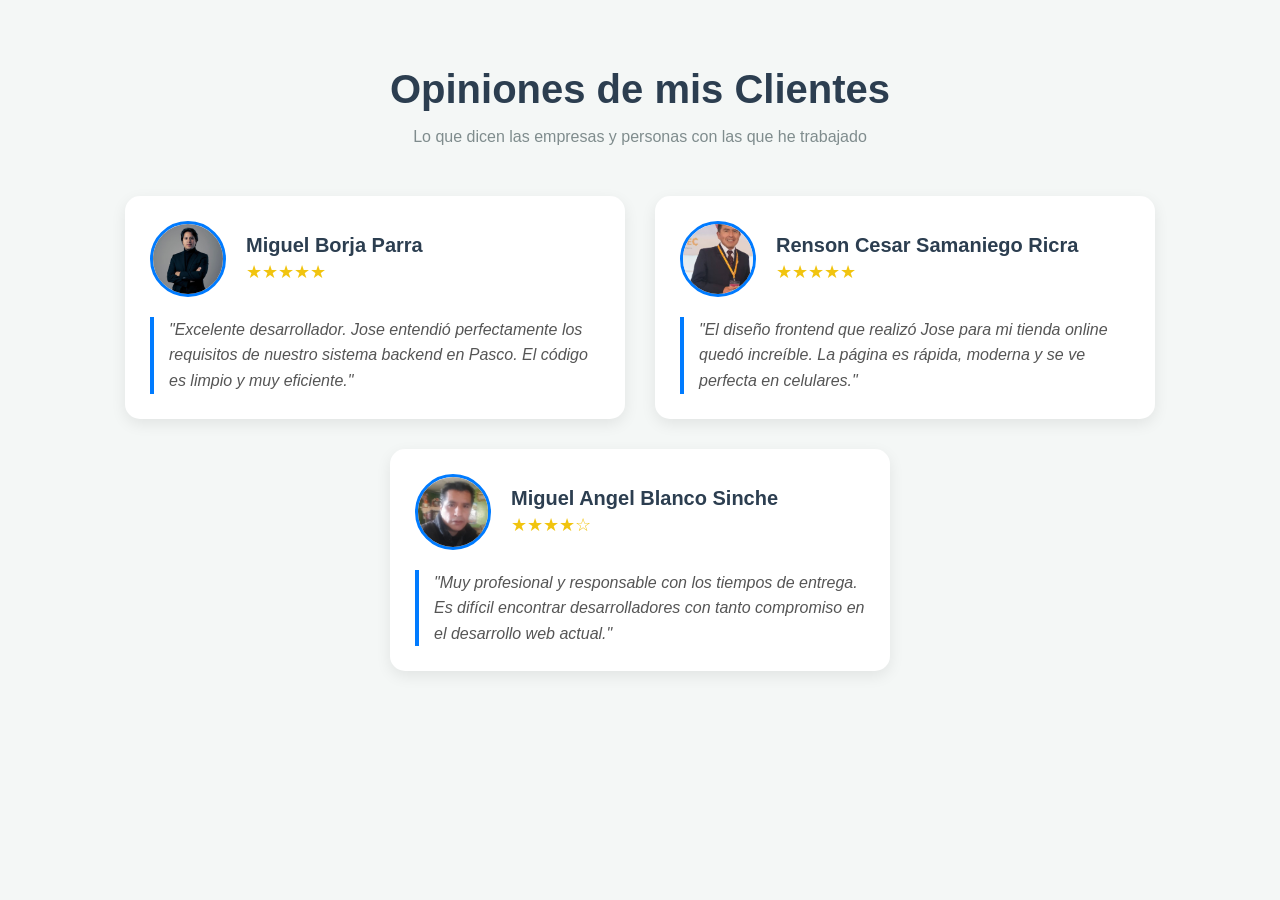
<file: Clientes.html>
<!DOCTYPE html>
<html lang="es">
<head>
    <meta charset="UTF-8">
    <meta name="viewport" content="width=device-width, initial-scale=1.0">
    <title>Mis Clientes - Jose Carhuachin</title>
    <link rel="stylesheet" href="css/styles_Clientes.css">
</head>
<body>

    <header>
        <h1>Opiniones de mis Clientes</h1>
        <p>Lo que dicen las empresas y personas con las que he trabajado</p>
    </header>

    <section class="contenedor-clientes">
        
        <div class="tarjeta-cliente">
            <div class="encabezado-cliente">
                <img src="img/cliente1.jpg" alt="Foto de Cliente" class="foto-cliente">
                <div class="info-cliente">
                    <h3>Miguel Borja Parra</h3>
                    <div class="estrellas">★★★★★</div>
                </div>
            </div>
            <p class="testimonio">
                "Excelente desarrollador. Jose entendió perfectamente los requisitos de nuestro sistema backend en Pasco. El código es limpio y muy eficiente."
            </p>
        </div>

        <div class="tarjeta-cliente">
            <div class="encabezado-cliente">
                <img src="img/cliente2.jpg" alt="Foto de Cliente" class="foto-cliente">
                <div class="info-cliente">
                    <h3>Renson Cesar Samaniego Ricra</h3>
                    <div class="estrellas">★★★★★</div>
                </div>
            </div>
            <p class="testimonio">
                "El diseño frontend que realizó Jose para mi tienda online quedó increíble. La página es rápida, moderna y se ve perfecta en celulares."
            </p>
        </div>

        <div class="tarjeta-cliente">
            <div class="encabezado-cliente">
                <img src="img/cliente3.jpg" alt="Foto de Cliente" class="foto-cliente">
                <div class="info-cliente">
                    <h3>Miguel Angel Blanco Sinche</h3>
                    <div class="estrellas">★★★★☆</div>
                </div>
            </div>
            <p class="testimonio">
                "Muy profesional y responsable con los tiempos de entrega. Es difícil encontrar desarrolladores con tanto compromiso en el desarrollo web actual."
            </p>
        </div>

    </section>

</body>
</html>
</file>
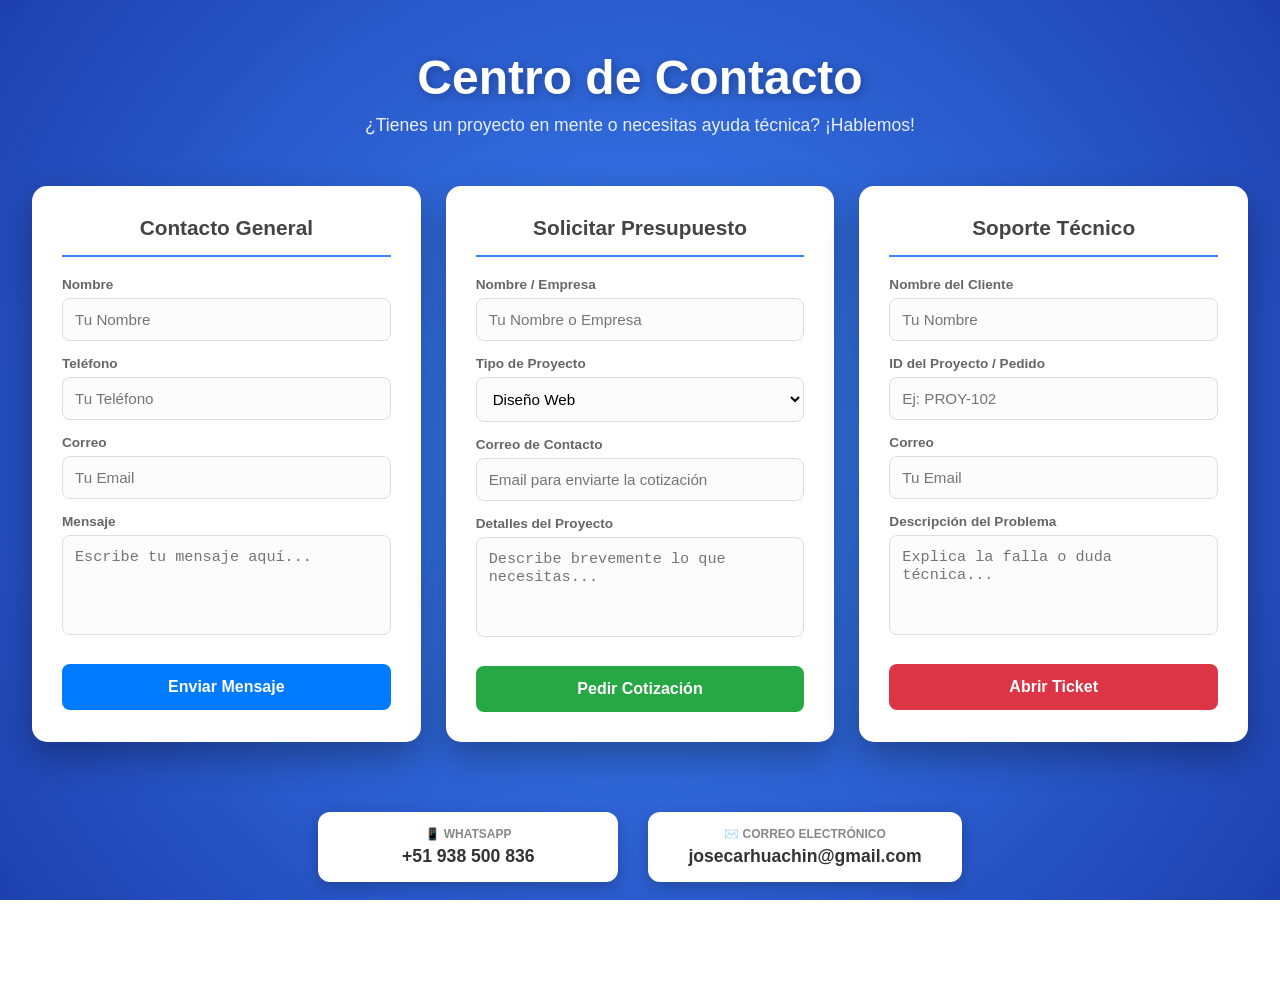
<file: Contacto.html>
<!DOCTYPE html>
<html lang="es">
<head>
    <meta charset="UTF-8">
    <meta name="viewport" content="width=device-width, initial-scale=1.0">
    <title>Centro de Contacto - Jose Carhuachin</title>
    <link rel="stylesheet" href="css/styles_Contacto.css">
</head>
<body>

    <header class="encabezado">
        <h1>Centro de Contacto</h1>
        <p>¿Tienes un proyecto en mente o necesitas ayuda técnica? ¡Hablemos!</p>
    </header>

    <main class="contenedor-principal">
        
        <div class="formulario-card">
            <h3>Contacto General</h3>
            <form action="guardar.php" method="POST">
                <div class="grupo">
                    <label>Nombre</label>
                    <input type="text" name="nombre" placeholder="Tu Nombre" required>
                </div>
                <div class="grupo">
                    <label>Teléfono</label>
                    <input type="tel" name="telefono" placeholder="Tu Teléfono">
                </div>
                <div class="grupo">
                    <label>Correo</label>
                    <input type="email" name="correo" placeholder="Tu Email" required>
                </div>
                <div class="grupo">
                    <label>Mensaje</label>
                    <textarea name="mensaje" placeholder="Escribe tu mensaje aquí..."></textarea>
                </div>
                <button type="submit" class="btn-azul">Enviar Mensaje</button>
            </form>
        </div>

        <div class="formulario-card">
            <h3>Solicitar Presupuesto</h3>
            <form action="guardar.php" method="POST">
                <div class="grupo">
                    <label>Nombre / Empresa</label>
                    <input type="text" name="nombre" placeholder="Tu Nombre o Empresa" required>
                </div>
                <div class="grupo">
                    <label>Tipo de Proyecto</label>
                    <select name="tipo_proyecto">
                        <option value="Diseño Web">Diseño Web</option>
                        <option value="E-commerce">E-commerce</option>
                        <option value="App Móvil">App Móvil</option>
                    </select>
                </div>
                <div class="grupo">
                    <label>Correo de Contacto</label>
                    <input type="email" name="correo" placeholder="Email para enviarte la cotización" required>
                </div>
                <div class="grupo">
                    <label>Detalles del Proyecto</label>
                    <textarea name="mensaje" placeholder="Describe brevemente lo que necesitas..."></textarea>
                </div>
                <button type="submit" class="btn-verde">Pedir Cotización</button>
            </form>
        </div>

        <div class="formulario-card">
            <h3>Soporte Técnico</h3>
            <form action="guardar.php" method="POST">
                <div class="grupo">
                    <label>Nombre del Cliente</label>
                    <input type="text" name="nombre" placeholder="Tu Nombre" required>
                </div>
                <div class="grupo">
                    <label>ID del Proyecto / Pedido</label>
                    <input type="text" name="id_soporte" placeholder="Ej: PROY-102" required>
                </div>
                <div class="grupo">
                    <label>Correo</label>
                    <input type="email" name="correo" placeholder="Tu Email" required>
                </div>
                <div class="grupo">
                    <label>Descripción del Problema</label>
                    <textarea name="mensaje" placeholder="Explica la falla o duda técnica..."></textarea>
                </div>
                <button type="submit" class="btn-rojo">Abrir Ticket</button>
            </form>
        </div>
    </main>

    <footer class="vinculos-abajo">
        
        <a href="https://wa.me/51938500836?text=Hola%20Jose,%20vengo%20de%20tu%20web" target="_blank" class="link-item-btn">
            <div class="link-item">
                <span>📱 WhatsApp</span>
                <p>+51 938 500 836</p>
            </div>
        </a>

        <a href="mailto:josecarhuachin@gmail.com?subject=Consulta%20Web" class="link-item-btn">
            <div class="link-item">
                <span>✉️ Correo electrónico</span>
                <p>josecarhuachin@gmail.com</p>
            </div>
        </a>

    </footer>

    <div style="text-align: center; padding-bottom: 40px;">
        <a href="index.html" style="color: white; font-weight: bold; text-decoration: none;">← Volver al Inicio</a>
    </div>

    <script src="js/script.js"></script>
</body>
</html>
</file>
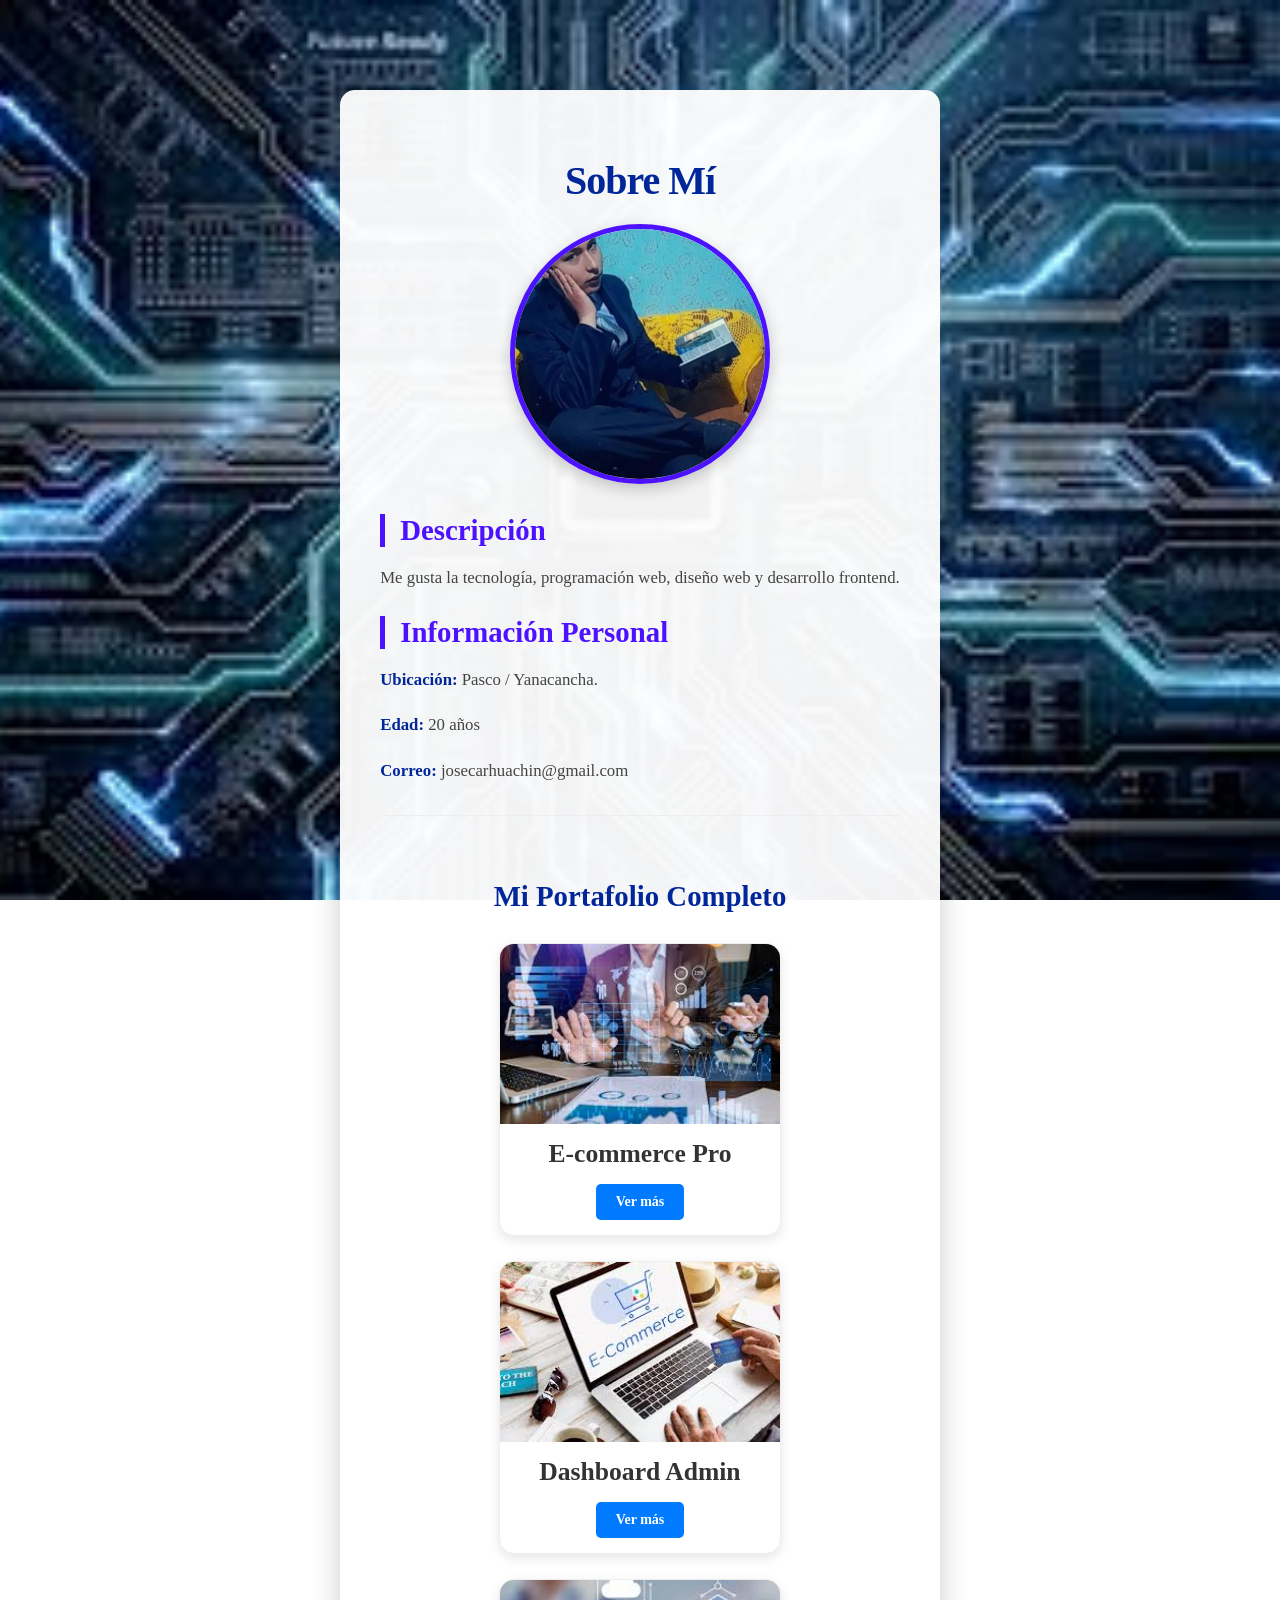
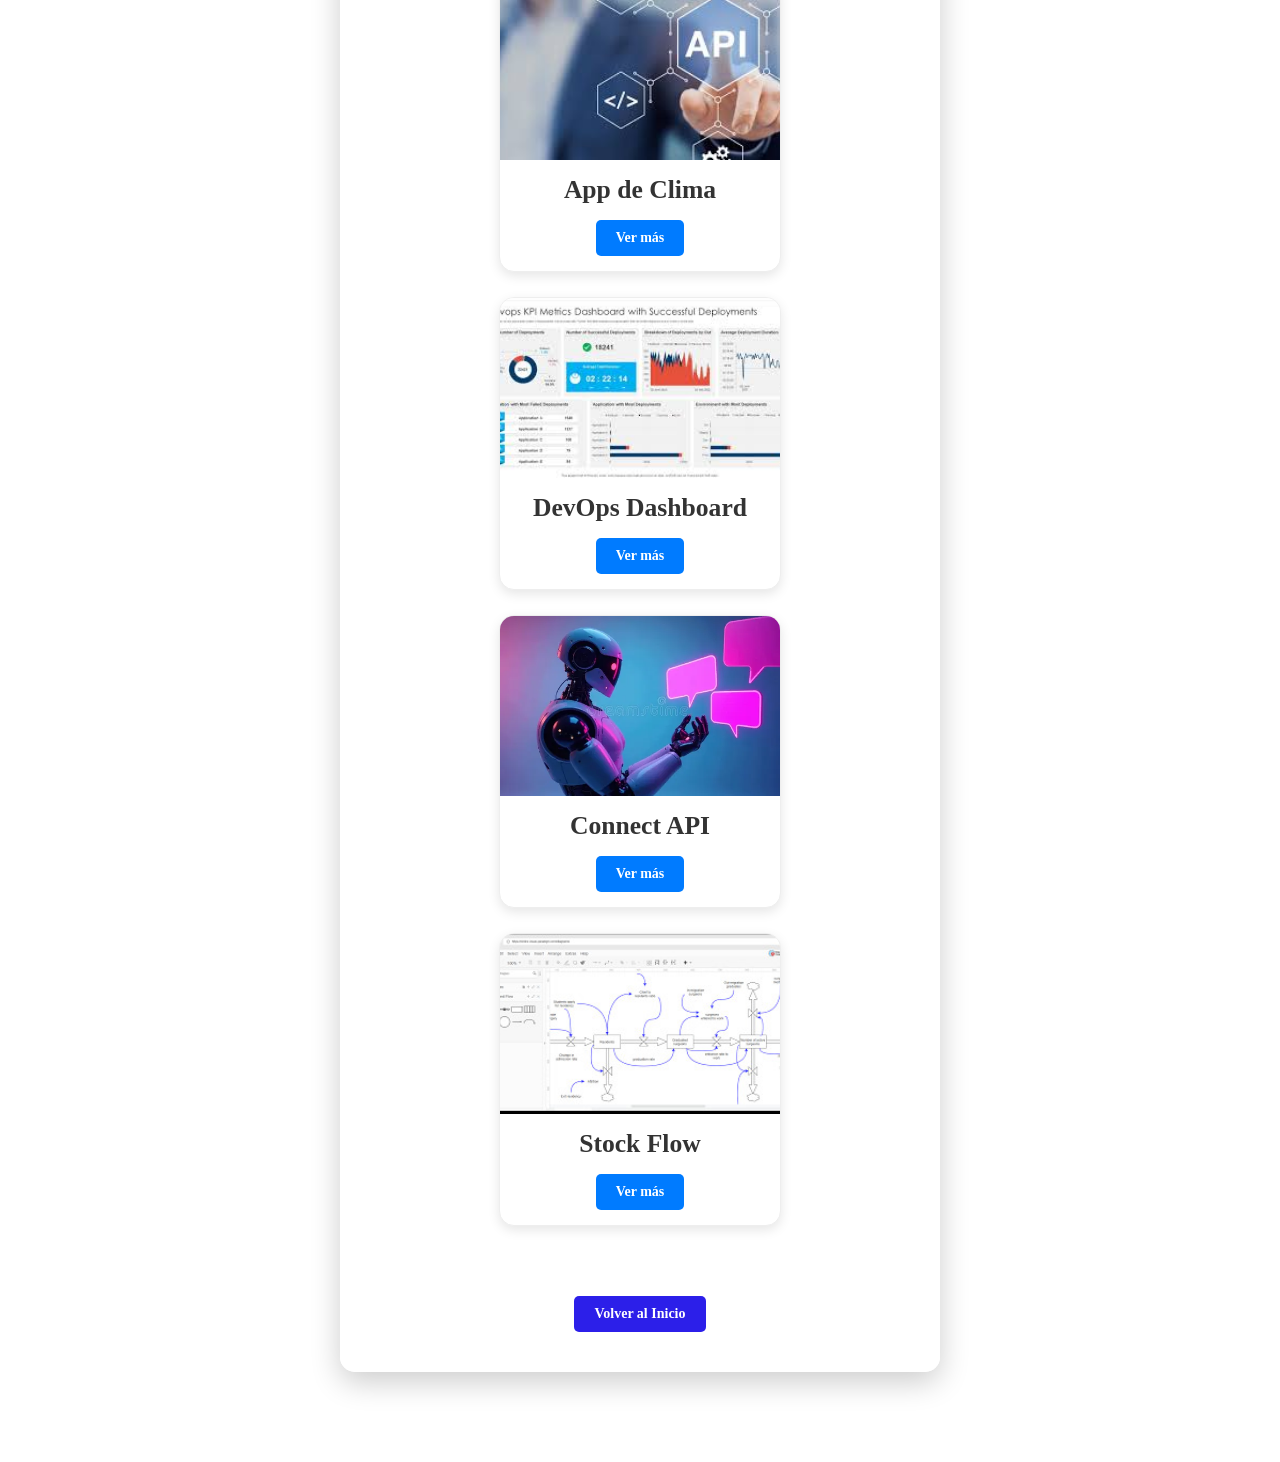
<file: Sobre_mi.html>
<!DOCTYPE html>
<html lang="es">
<head>
    <meta charset="UTF-8">
    <meta name="viewport" content="width=device-width, initial-scale=1.0">
    <title>Sobre Mí - Jose Gabriel Carhuachin</title>
    <link rel="stylesheet" href="css/style_Sobre_mi.css">
</head>
<body>

    <div class="main-container">
        <div class="white-card">
            <h1>Sobre Mí</h1>
            <img src="img/perfil.jpg" alt="Jose Gabriel" class="foto-perfil">

            <h2>Descripción</h2>
            <p>Me gusta la tecnología, programación web, diseño web y desarrollo frontend.</p>

            <h2>Información Personal</h2>
            <div class="datos-personales">
                <p><strong>Ubicación:</strong> Pasco / Yanacancha.</p>
                <p><strong>Edad:</strong> 20 años</p>
                <p><strong>Correo:</strong> josecarhuachin@gmail.com</p>
            </div>

            <section class="proyectos">
                <h2>Mi Portafolio Completo</h2>
                <div class="galeria">
                    
                    <div class="tarjeta">
                        <img src="img/por1.jpg" alt="E-commerce Pro">
                        <div class="info">
                            <h3>E-commerce Pro</h3>
                            <a href="#" class="boton">Ver más</a>
                        </div>
                    </div>

                    <div class="tarjeta">
                        <img src="img/por2.jpg" alt="Dashboard Admin">
                        <div class="info">
                            <h3>Dashboard Admin</h3>
                            <a href="#" class="boton">Ver más</a>
                        </div>
                    </div>

                    <div class="tarjeta">
                        <img src="img/por3.jpg" alt="App de Clima">
                        <div class="info">
                            <h3>App de Clima</h3>
                            <a href="#" class="boton">Ver más</a>
                        </div>
                    </div>

                    <div class="tarjeta">
                        <img src="img/por4.jpg" alt="DevOps Dashboard">
                        <div class="info">
                            <h3>DevOps Dashboard</h3>
                            <a href="#" class="boton">Ver más</a>
                        </div>
                    </div>

                    <div class="tarjeta">
                        <img src="img/hero.jpg" alt="Connect API">
                        <div class="info">
                            <h3>Connect API</h3>
                            <a href="#" class="boton">Ver más</a>
                        </div>
                    </div>

                    <div class="tarjeta">
                        <img src="img/por6.jpg" alt="Stock Flow">
                        <div class="info">
                            <h3>Stock Flow</h3>
                            <a href="#" class="boton">Ver más</a>
                        </div>
                    </div>

                </div>
            </section>

            <div style="text-align: center; margin-top: 30px;">
                <a href="index.html" class="boton" style="background-color: #2c1fe9;">Volver al Inicio</a>
            </div>
        </div>
    </div>

</body>
</html>
</file>
<file: css/styles_Clientes.css>
/* Estilos Generales */
body {
    font-family: 'Segoe UI', Arial, sans-serif;
    background-color: #f4f7f6;
    margin: 0;
    padding: 40px 0;
    color: #333;
}

header {
    text-align: center;
    margin-bottom: 50px;
}

header h1 {
    font-size: 2.5rem;
    color: #2c3e50;
    margin-bottom: 10px;
}

header p {
    color: #7f8c8d;
}

/* Contenedor de las tarjetas */
.contenedor-clientes {
    display: flex;
    flex-wrap: wrap; /* Para que se acomoden si hay muchos */
    justify-content: center;
    gap: 30px;
    padding: 0 20px;
}

/* Tarjeta Individual */
.tarjeta-cliente {
    background: white;
    width: 100%;
    max-width: 450px;
    padding: 25px;
    border-radius: 15px;
    box-shadow: 0 5px 15px rgba(0,0,0,0.08);
    transition: transform 0.3s ease;
}

.tarjeta-cliente:hover {
    transform: translateY(-25px); /* Pequeño salto al pasar el mouse */
}

/* Alineación Foto + Nombre */
.encabezado-cliente {
    display: flex;
    align-items: center;
    gap: 20px;
    margin-bottom: 20px;
}

.foto-cliente {
    width: 70px;
    height: 70px;
    border-radius: 50%; /* Hace la foto circular */
    object-fit: cover;
    border: 3px solid #007bff; /* Borde azul profesional */
}

.info-cliente h3 {
    margin: 0;
    font-size: 1.25rem;
    color: #2c3e50;
}

.estrellas {
    color: #f1c40f; /* Amarillo dorado */
    font-size: 1.1rem;
    margin-top: 5px;
}

/* Texto del Testimonio */
.testimonio {
    font-style: italic;
    color: #555;
    line-height: 1.6;
    margin: 0;
    padding-left: 15px;
    border-left: 4px solid #007bff; /* Línea de adorno */
}
</file>
<file: css/styles_Contacto.css>
/* ============================================================
   CONFIGURACIÓN GLOBAL
   ============================================================ */
* {
    box-sizing: border-box; /* Evita que los elementos se salgan de su contenedor */
    margin: 0;
    padding: 0;
}

body {
    font-family: 'Segoe UI', Tahoma, Geneva, Verdana, sans-serif;
    /* Fondo Azul Degradado idéntico a tu imagen */
    background: radial-gradient(circle, #3b82f6 0%, #1e40af 100%);
    background-attachment: fixed; /* Mantiene el fondo fijo al hacer scroll */
    min-height: 100vh;
    display: flex;
    flex-direction: column;
    align-items: center;
    color: white;
}

/* ============================================================
   ENCABEZADO (TITULO Y SUBTITULO)
   ============================================================ */
.encabezado {
    text-align: center;
    padding: 50px 20px;
}

.encabezado h1 {
    font-size: 3rem;
    margin-bottom: 10px;
    text-shadow: 2px 2px 10px rgba(0, 0, 0, 0.3);
}

.encabezado p {
    font-size: 1.1rem;
    opacity: 0.9;
}

/* ============================================================
   CONTENEDOR DE TARJETAS (GRID 3 COLUMNAS)
   ============================================================ */
.contenedor-principal {
    display: grid;
    /* Crea 3 columnas iguales */
    grid-template-columns: repeat(3, 1fr); 
    gap: 25px;
    width: 95%;
    max-width: 1250px;
    margin-bottom: 50px;
}

/* Diseño de la Tarjeta Blanca */
.formulario-card {
    background: white;
    color: #333;
    padding: 30px;
    border-radius: 15px;
    box-shadow: 0 15px 35px rgba(0, 0, 0, 0.3);
    display: flex;
    flex-direction: column;
}

.formulario-card h3 {
    text-align: center;
    font-size: 1.3rem;
    color: #444;
    margin-bottom: 20px;
    padding-bottom: 15px;
    border-bottom: 2px solid #3b82f6; /* Línea azul bajo el título */
}

/* ============================================================
   ESTILO DE LOS INPUTS Y FORMULARIO
   ============================================================ */
.grupo {
    margin-bottom: 15px;
}

.grupo label {
    display: block;
    font-size: 0.85rem;
    font-weight: bold;
    color: #666;
    margin-bottom: 6px;
}

.grupo input, 
.grupo select, 
.grupo textarea {
    width: 100%;
    padding: 12px;
    border: 1px solid #ddd;
    border-radius: 8px;
    font-size: 0.95rem;
    background-color: #fcfcfc;
    transition: border 0.3s;
}

.grupo input:focus, 
.grupo select:focus, 
.grupo textarea:focus {
    border-color: #3b82f6;
    outline: none;
    background-color: #fff;
}

.grupo textarea {
    height: 100px;
    resize: none; /* Evita que el usuario deforme la tarjeta */
}

/* ============================================================
   BOTONES DE COLORES (AZUL, VERDE, ROJO)
   ============================================================ */
button {
    width: 100%;
    padding: 14px;
    border: none;
    border-radius: 8px;
    color: white;
    font-weight: bold;
    font-size: 1rem;
    cursor: pointer;
    transition: transform 0.2s, background 0.3s;
    margin-top: 10px;
}

button:hover {
    transform: translateY(-3px); /* Efecto de levante */
    filter: brightness(1.1);
}

.btn-azul { background-color: #007bff; }
.btn-verde { background-color: #28a745; }
.btn-rojo { background-color: #dc3545; }

/* ============================================================
   VÍNCULOS DE CONTACTO (WHATSAPP Y CORREO)
   ============================================================ */
.vinculos-abajo {
    display: flex;
    justify-content: center;
    gap: 30px;
    width: 100%;
    max-width: 1200px;
    margin-top: 20px;
    padding-bottom: 60px;
}

.link-item-btn {
    text-decoration: none; /* Quita el subrayado del enlace */
    transition: transform 0.3s;
}

.link-item-btn:hover {
    transform: scale(1.05);
}

.link-item {
    background: white;
    padding: 15px 40px;
    border-radius: 12px;
    box-shadow: 0 5px 15px rgba(0,0,0,0.2);
    color: #333;
    min-width: 300px;
    display: flex;
    flex-direction: column;
    align-items: center;
}

.link-item span {
    font-size: 0.75rem;
    color: #888;
    font-weight: bold;
    text-transform: uppercase;
    margin-bottom: 5px;
}

.link-item p {
    font-size: 1.1rem;
    font-weight: bold;
    margin: 0;
}

/* ============================================================
   RESPONSIVE (PARA CELULARES)
   ============================================================ */
@media (max-width: 1024px) {
    .contenedor-principal {
        grid-template-columns: 1fr; /* Una sola columna en tablets y móviles */
        padding: 0 30px;
    }
    
    .vinculos-abajo {
        flex-direction: column;
        align-items: center;
    }
    
    .link-item {
        width: 90%;
    }
}
</file>
<file: css/style_Sobre_mi.css>
/* =========================================
   ESTILO GLOBAL Y FONDO
   ========================================= */
body {
    background-image: url('../img/fondo1.jpg'); /* El ../ es clave para salir de la carpeta CSS */
    background-size: cover;
    background-position: center;
    background-repeat: no-repeat;
    background-attachment: fixed;
    margin: 0;
}

/* Contenedor principal que centra la tarjeta blanca */
.main-container {
    padding: 60px 20px; 
    display: flex;
    justify-content: center;
}

/* Tarjeta Blanca (Efecto Elevado) */
.white-card {
    background-color: rgba(255, 255, 255, 0.95); /* Fondo blanco con ligera transparencia */
    margin: 30px auto;
    padding: 40px;
    max-width: 900px;
    border-radius: 15px;
    box-shadow: 0 10px 30px rgba(0,0,0,0.2);
}
/* =========================================
   TIPOGRAFÍA (h1, h2, h3, p)
   ========================================= */
h1 {
    color: #002699; /* Azul oscuro */
    font-size: 2.5rem;
    margin-bottom: 20px;
    text-align: center;
    letter-spacing: -1px;
}

h2 {
    color: #4c11ff; /* Morado vibrante */
    font-size: 1.8rem;
    margin-bottom: 15px;
    border-left: 5px solid #4c11ff; /* Línea decorativa */
    padding-left: 15px;
}

h3 {
    color: #1a1a3a; /* Azul casi negro */
    font-size: 1.3rem;
    margin-top: 20px;
    margin-bottom: 10px;
    font-weight: 600;
}

p {
    color: #444; /* Gris oscuro para lectura fácil */
    line-height: 1.7; 
    font-size: 1.05rem;
    margin-bottom: 15px;
}

p strong {
    color: #002699;
}

/* =========================================
   FOTO DE PERFIL
   ========================================= */
.foto-perfil {
    width: 250px;      
    height: 250px;     
    border-radius: 50%; 
    object-fit: cover; 
    border: 5px solid #4c11ff; /* Cambiado a morado para combinar */
    display: block;
    margin: 0 auto 30px;
    box-shadow: 0 5px 15px rgba(0,0,0,0.2);
}

/* =========================================
   GALERÍA DE PROYECTOS
   ========================================= */
.proyectos {
    padding: 50px 0;
    background-color: transparent; /* Se integra con la tarjeta blanca */
}

.proyectos h2 {
    text-align: center;
    border-left: none;
    padding-left: 0;
}

.galeria {
    display: flex;
    flex-wrap: wrap;
    justify-content: center;
    gap: 25px;
}

.tarjeta {
    background: white;
    width: 280px;
    border-radius: 15px;
    overflow: hidden;
    box-shadow: 0 4px 8px rgba(0,0,0,0.1);
    transition: transform 0.3s ease;
    border: 1px solid #eee;
}

.tarjeta:hover {
    transform: translateY(-10px);
}

.tarjeta img {
    width: 100%;
    height: 180px;
    object-fit: cover;
}

.info {
    padding: 20px;
    text-align: center;
}

.info h3 {
    margin: 0 0 10px;
    color: #007bff;
}

.boton {
    display: inline-block;
    text-decoration: none;
    background-color: #007bff;
    color: white;
    padding: 8px 16px;
    border-radius: 5px;
    font-size: 14px;
    transition: background 0.3s;
}

.boton:hover {
    background-color: #0056b3;
}

/* =========================================
   EXTRAS (Banner Hero)
   ========================================= */
.hero {
    background: linear-gradient(rgba(0, 0, 0, 0.6), rgba(0, 0, 0, 0.6)), url('../img/hero.jpg');
    background-size: cover;
    background-position: center;
    background-repeat: no-repeat;
    height: 300px;
    display: flex;
    justify-content: center;
    align-items: center;
    color: white;
}

/* Estilos para la Galería de Proyectos */
.proyectos {
    padding: 40px 0;
    margin-top: 30px;
    border-top: 1px solid #eee;
}

.proyectos h2 {
    text-align: center;
    color: #002699;
    margin-bottom: 30px;
}

.galeria {
    display: grid;
    /* Esto crea columnas automáticas que se ajustan al tamaño de la pantalla */
    grid-template-columns: repeat(auto-fit, minmax(250px, 1fr));
    gap: 25px;
    justify-items: center;
}

.tarjeta {
    background: white;
    width: 100%;
    max-width: 280px;
    border-radius: 15px;
    overflow: hidden;
    box-shadow: 0 4px 12px rgba(0,0,0,0.1);
    transition: transform 0.3s ease, box-shadow 0.3s ease;
    border: 1px solid #eee;
}

.tarjeta:hover {
    transform: translateY(-10px);
    box-shadow: 0 10px 20px rgba(0,0,0,0.15);
}

.tarjeta img {
    width: 100%;
    height: 180px;
    object-fit: cover; /* Esto evita que la imagen se estire feo */
    display: block;
}

.info {
    padding: 15px;
    text-align: center;
}

.info h3 {
    font-size: 1.6rem;
    margin: 0 0 15px;
    color: #333;
}

.boton {
    display: inline-block;
    padding: 10px 20px;
    background-color: #007bff;
    color: white;
    text-decoration: none;
    border-radius: 5px;
    font-weight: bold;
    transition: background 0.3s;
}

.boton:hover {
    background-color: #0056b3;
}
</file>
